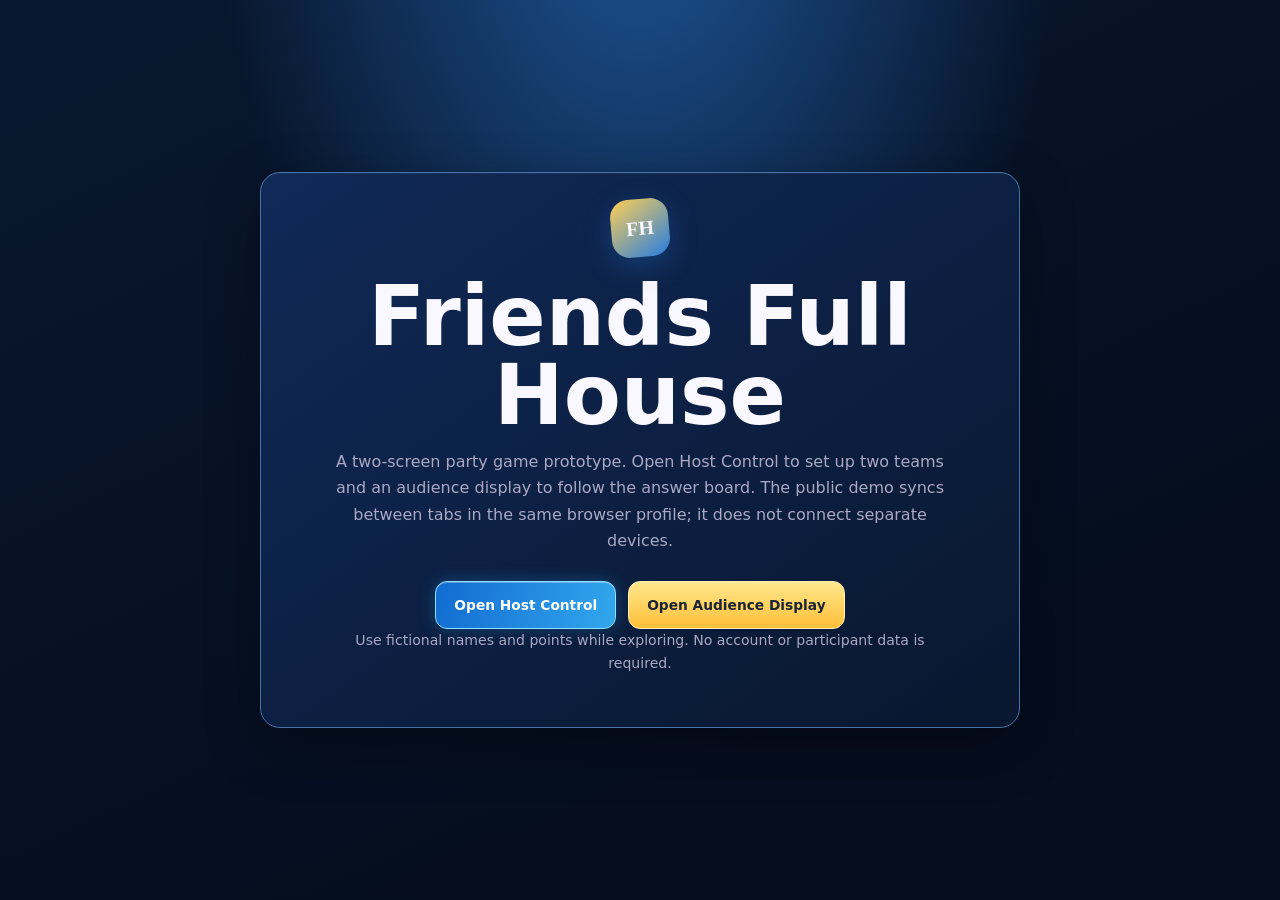
<file: index.html>
<!doctype html>
<html lang="en">
<head>
  <meta charset="utf-8">
  <meta name="viewport" content="width=device-width, initial-scale=1">
  <meta name="theme-color" content="#061126">
  <meta name="description" content="Friends Full House is a two-screen party game prototype with a private host view and audience answer board.">
  <title>Friends Full House — Party Game Prototype</title>
  <link rel="stylesheet" href="style.css">
  <link rel="stylesheet" href="classic-theme.css">
  <style>
    body{min-height:100vh;display:grid;place-items:center;padding:24px}
    .demo-start{width:min(100%,760px);text-align:center}
    .demo-start .brand-chip{margin:0 auto 20px;width:58px;height:58px;display:grid;place-items:center;border-radius:18px;font-weight:900;font-size:1.25rem}
    .demo-start h1{font-size:clamp(2.7rem,8vw,5.2rem);line-height:.95;margin:0 0 14px}
    .demo-start p{max-width:620px;margin:0 auto 26px;line-height:1.65;color:var(--muted)}
    .demo-links{display:flex;justify-content:center;gap:12px;flex-wrap:wrap}
    .demo-links .button{min-height:48px;display:inline-flex;align-items:center;padding:12px 18px;text-decoration:none}
    .demo-note{margin-top:24px;font-size:.88rem}
  </style>
</head>
<body>
  <main class="demo-start card">
    <div class="brand-chip" aria-hidden="true">FH</div>
    <h1>Friends Full House</h1>
    <p>A two-screen party game prototype. Open Host Control to set up two teams and an audience display to follow the answer board. The public demo syncs between tabs in the same browser profile; it does not connect separate devices.</p>
    <nav class="demo-links" aria-label="Choose a game view">
      <a class="button primary" href="host.html">Open Host Control</a>
      <a class="button gold" href="tv.html">Open Audience Display</a>
    </nav>
    <p class="demo-note">Use fictional names and points while exploring. No account or participant data is required.</p>
  </main>
</body>
</html>
</file>
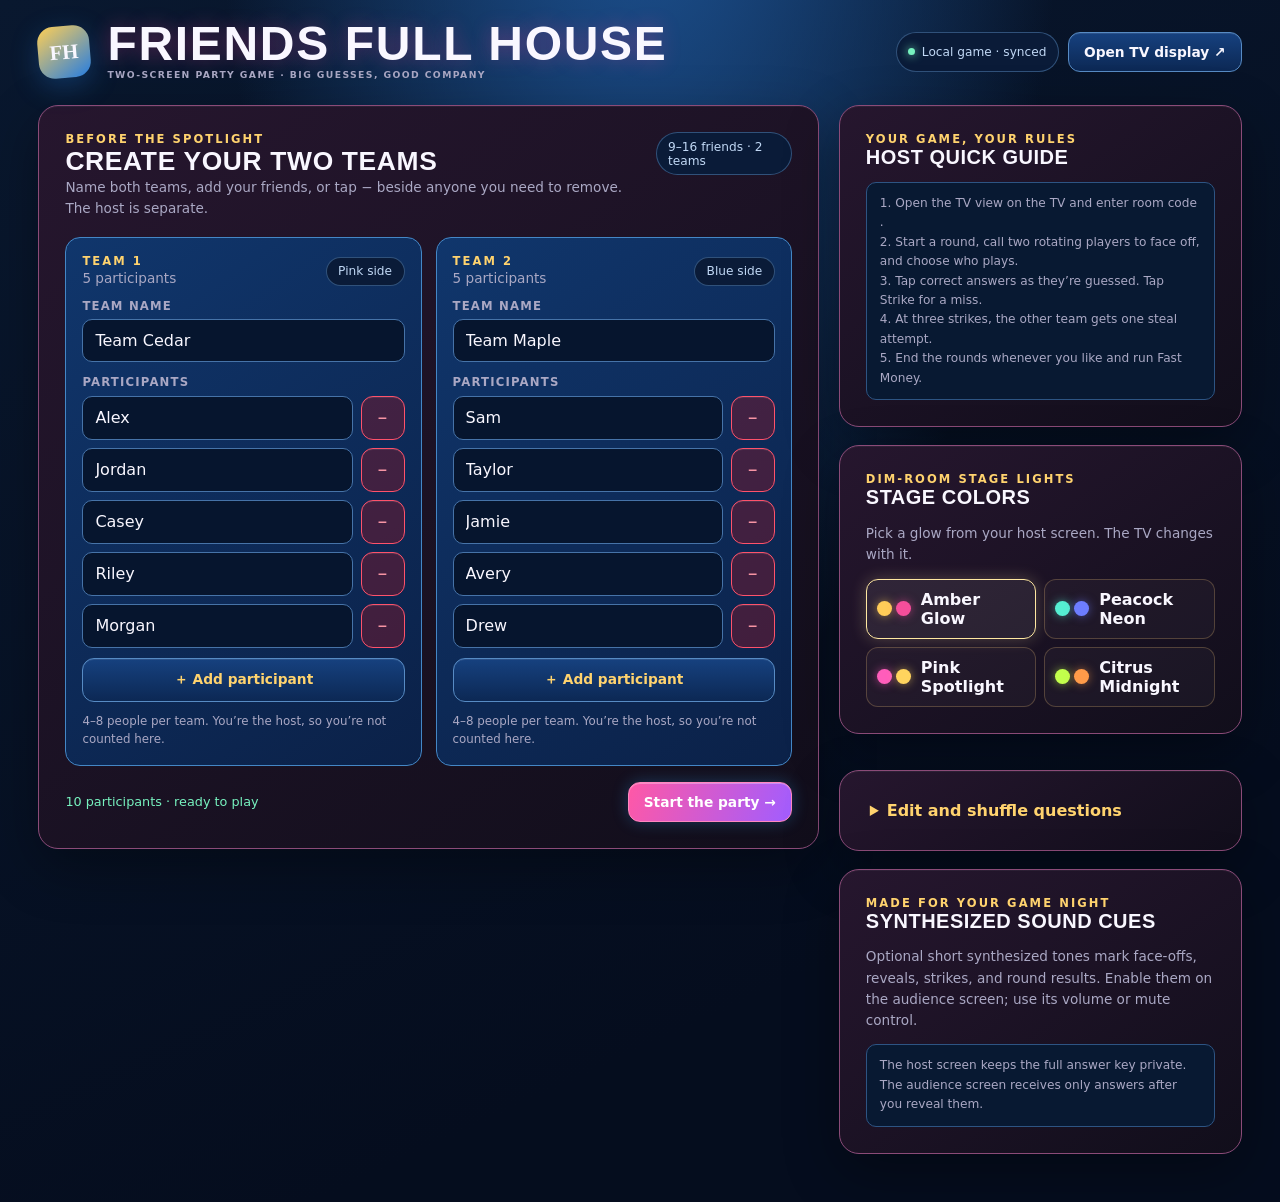
<file: host.html>
<!doctype html>
<html lang="en">
<head>
  <meta charset="utf-8">
  <meta name="viewport" content="width=device-width, initial-scale=1">
  <meta name="theme-color" content="#11101f">
  <title>Friends Full House — Host Control</title>
  <link rel="stylesheet" href="style.css?v=2">
  <link rel="stylesheet" href="classic-theme.css?v=2">
</head>
<body data-view="host">
  <div id="app"></div>
  <script src="engine.js?v=2"></script>
  <script src="app.js?v=2"></script>
</body>
</html>
</file>
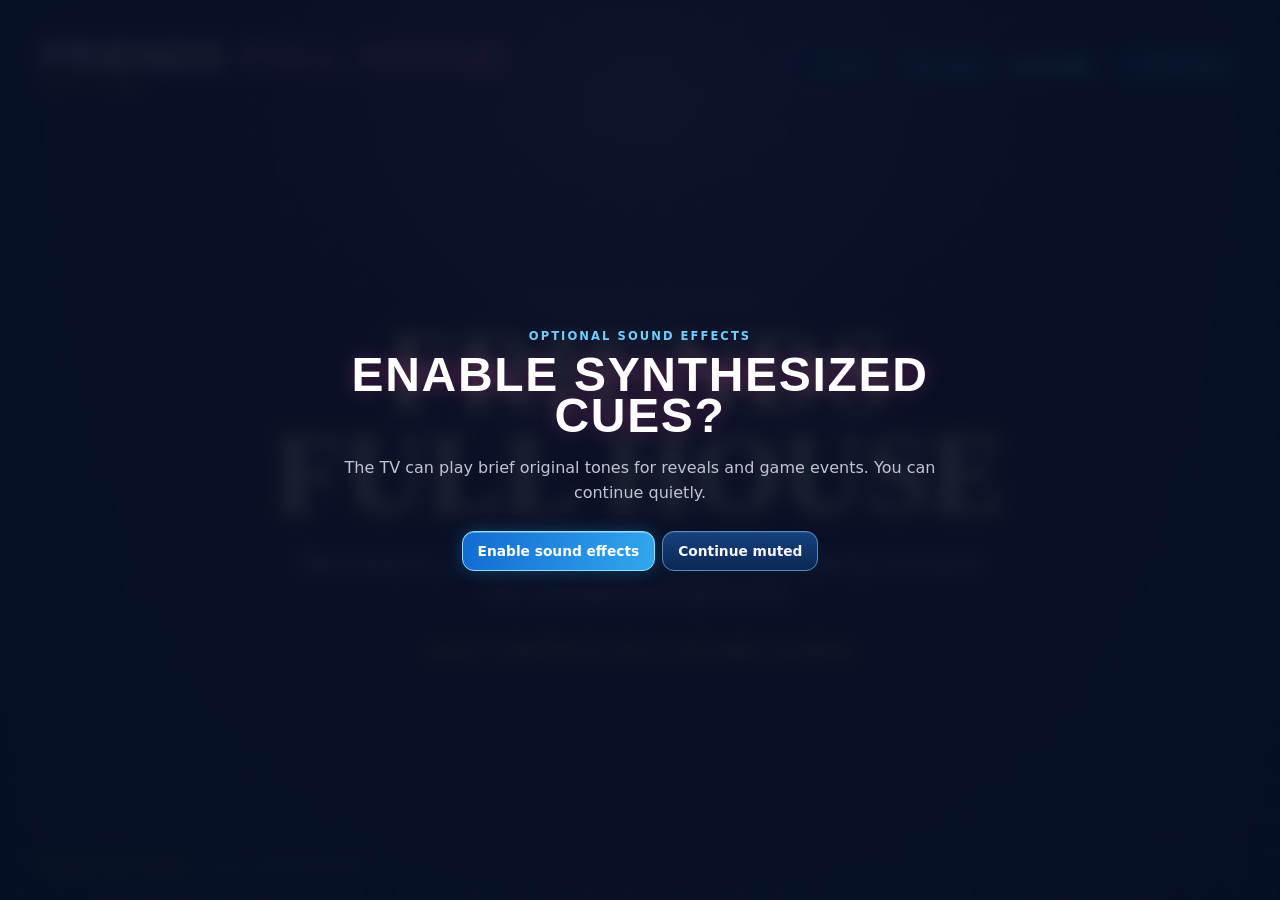
<file: tv.html>
<!doctype html>
<html lang="en">
<head>
  <meta charset="utf-8">
  <meta name="viewport" content="width=device-width, initial-scale=1">
  <meta name="theme-color" content="#080914">
  <title>Friends Full House — Audience Display</title>
  <link rel="stylesheet" href="style.css?v=2">
  <link rel="stylesheet" href="classic-theme.css?v=2">
</head>
<body data-view="tv">
  <div id="app"></div>
  <script src="engine.js?v=2"></script>
  <script src="app.js?v=2"></script>
</body>
</html>
</file>
<file: style.css>
:root{--ink:#f9f7ff;--muted:#aaa8c4;--deep:#090914;--panel:#161629;--panel2:#202039;--pink:#ff3e9d;--cyan:#35e7ed;--gold:#ffd36e;--purple:#8874ff;--green:#70f0b1;--red:#ff4461;--line:rgba(255,255,255,.12);font-family:system-ui,-apple-system,BlinkMacSystemFont,"Segoe UI",sans-serif;color:var(--ink);background:var(--deep)}
*{box-sizing:border-box}body{margin:0;min-height:100vh;background:radial-gradient(ellipse at 50% -15%,#302252 0,transparent 48%),linear-gradient(150deg,#0b0a17,#080910 75%);color:var(--ink)}button,input,textarea,select{font:inherit}button{color:inherit;cursor:pointer}button:disabled{opacity:.4;cursor:not-allowed}a{color:inherit}.eyebrow{font-size:.72rem;text-transform:uppercase;letter-spacing:.18em;color:var(--cyan);font-weight:800}.logo{font-family:'Barlow Condensed',Impact,sans-serif;font-size:clamp(1.8rem,4vw,3rem);font-weight:900;line-height:.85;letter-spacing:.035em;text-transform:uppercase;text-shadow:0 0 20px #ff3e9d55}.logo b{color:var(--pink)}.brand-tagline{display:block;color:var(--muted);font-size:.58rem;font-weight:800;letter-spacing:.15em;text-transform:uppercase;margin-top:4px}.tagline{color:var(--muted);font-size:.78rem;letter-spacing:.2em;text-transform:uppercase;margin-top:.5rem}.pill{border:1px solid var(--line);border-radius:100px;padding:.42rem .72rem;font-size:.76rem;color:var(--muted);display:inline-flex;align-items:center;gap:.4rem;background:#ffffff08}.dot{width:.45rem;height:.45rem;border-radius:50%;background:var(--green);box-shadow:0 0 10px var(--green)}
.host-app{max-width:1420px;margin:0 auto;padding:24px clamp(16px,3vw,42px) 48px}.host-header{display:flex;justify-content:space-between;align-items:center;gap:18px;margin-bottom:25px}.header-brand{display:flex;align-items:center;gap:17px}.brand-chip{width:52px;height:52px;border-radius:16px;display:grid;place-items:center;background:linear-gradient(145deg,var(--pink),#995eff);box-shadow:0 8px 28px #ff3e9d3b;font-family:'Barlow Condensed';font-weight:900;font-size:1.3rem;transform:rotate(-5deg)}.header-actions{display:flex;gap:9px;flex-wrap:wrap;justify-content:flex-end}.button{border:1px solid var(--line);border-radius:12px;padding:11px 15px;background:#ffffff0a;font-weight:800;font-size:.86rem;transition:.18s transform,.18s background,.18s box-shadow}.button:hover{transform:translateY(-1px);background:#ffffff14}.button.primary{background:linear-gradient(110deg,#ff328c,#a14aff);border:0;box-shadow:0 7px 22px #ff3e9d38}.button.cyan{color:#071217;background:var(--cyan);border:0}.button.gold{color:#221500;background:var(--gold);border:0}.button.danger{background:#ff446119;border-color:#ff44614d;color:#ff8999}.button.good{background:#70f0b119;border-color:#70f0b14d;color:var(--green)}.button.small{padding:8px 11px;font-size:.78rem}.button.wide{width:100%}.link-button{text-decoration:none;display:inline-flex;align-items:center;justify-content:center}.host-grid{display:grid;grid-template-columns:minmax(0,1.55fr) minmax(300px,.8fr);gap:20px;align-items:start}.stack{display:grid;gap:18px}.card{background:linear-gradient(145deg,#19182d,#121220);border:1px solid var(--line);border-radius:20px;padding:clamp(17px,2.2vw,26px);box-shadow:0 18px 55px #0003}.card h2,.card h3{margin:0;font-family:'Barlow Condensed',Impact,sans-serif;text-transform:uppercase;letter-spacing:.025em}.card h2{font-size:1.65rem}.card h3{font-size:1.25rem}.section-head{display:flex;justify-content:space-between;align-items:flex-start;gap:15px;margin-bottom:18px}.subtle{font-size:.85rem;color:var(--muted);line-height:1.55}.setup-teams{display:grid;grid-template-columns:1fr 1fr;gap:14px}.team-editor{border:1px solid var(--line);border-radius:15px;padding:16px;background:#ffffff05}.team-editor .field{margin-bottom:13px}.field{display:grid;gap:6px;margin:10px 0}.field label,.label{font-size:.73rem;font-weight:800;color:var(--muted);text-transform:uppercase;letter-spacing:.1em}.text-input,.text-area,.select{width:100%;border:1px solid #ffffff20;border-radius:10px;padding:11px 12px;background:#0c0c18;color:var(--ink);outline:none}.text-input:focus,.text-area:focus,.select:focus{border-color:var(--cyan);box-shadow:0 0 0 3px #35e7ed18}.text-area{resize:vertical;min-height:130px;line-height:1.6}.setup-footer{display:flex;justify-content:space-between;align-items:center;gap:12px;margin-top:16px}.validation{font-size:.8rem;color:var(--muted)}.validation.good{color:var(--green)}.score-strip{display:grid;grid-template-columns:1fr auto 1fr;gap:12px;align-items:stretch;margin-bottom:19px}.score-team{padding:15px 18px;border-radius:16px;background:linear-gradient(130deg,#ff3e9d24,#ff3e9d09);border:1px solid #ff3e9d40;display:flex;justify-content:space-between;align-items:center;gap:8px;min-width:0}.score-team.team-b{background:linear-gradient(130deg,#35e7ed20,#35e7ed08);border-color:#35e7ed40}.score-team .name{font-size:.8rem;color:var(--muted);font-weight:800;text-transform:uppercase;letter-spacing:.08em;overflow:hidden;text-overflow:ellipsis}.score-team .score{font-family:'Barlow Condensed';font-size:2.5rem;font-weight:900;line-height:1;color:var(--pink)}.score-team.team-b .score{color:var(--cyan)}.score-vs{display:grid;place-items:center;font:900 1.1rem 'Barlow Condensed';color:var(--gold);font-style:italic}.round-question{border-radius:17px;padding:20px;background:radial-gradient(ellipse at 50% 0,#d632ac40,transparent 75%),#121224;border:1px solid #f55dcd57;text-align:center;position:relative;overflow:hidden}.round-question:before{content:"";position:absolute;inset:0;background:linear-gradient(120deg,transparent 15%,#ffffff09 50%,transparent 85%);pointer-events:none}.round-question .question-text{font:800 clamp(1.35rem,2.7vw,2.15rem)/1.15 'Barlow Condensed',Impact,sans-serif;margin:8px auto 0;max-width:940px}.round-meta{display:flex;justify-content:center;gap:8px;flex-wrap:wrap;margin-top:15px}.phase-banner{padding:12px 15px;border-radius:12px;background:#ffffff08;border:1px solid var(--line);margin:15px 0;display:flex;justify-content:space-between;align-items:center;gap:12px;flex-wrap:wrap}.phase-text{font-size:.87rem;font-weight:800}.answer-list{display:grid;grid-template-columns:1fr 1fr;gap:9px}.answer-control{border:1px solid var(--line);background:#ffffff06;border-radius:12px;padding:12px;display:flex;align-items:center;gap:10px;text-align:left;min-height:52px}.answer-control:hover{background:#35e7ed16;border-color:#35e7ed60}.answer-control.revealed{border-color:#ffd36e80;background:linear-gradient(100deg,#ffd36e24,#ff3e9d12)}.answer-num{display:grid;place-items:center;width:27px;height:27px;flex:0 0 27px;border-radius:8px;background:#ffffff12;color:var(--gold);font:900 1rem 'Barlow Condensed'}.answer-caption{font-size:.81rem;font-weight:700;flex:1}.answer-score{font:800 1.2rem 'Barlow Condensed';color:var(--gold)}.strike-row{display:flex;align-items:center;gap:8px}.strike-x{font:900 1.4rem 'Barlow Condensed';color:#514050;transition:.2s}.strike-x.active{color:var(--red);text-shadow:0 0 16px #ff3359b0;transform:scale(1.2)}.play-actions{display:flex;gap:9px;flex-wrap:wrap;margin-top:15px}.host-help{font-size:.76rem;line-height:1.6;color:var(--muted);padding:11px 13px;border-radius:10px;background:#ffffff05;margin-top:13px}.host-help kbd{font:700 .72rem ui-monospace,monospace;background:#ffffff14;border-radius:4px;padding:2px 5px;color:var(--ink)}.round-history{display:grid;gap:8px}.history-row{display:flex;justify-content:space-between;gap:12px;font-size:.82rem;padding:9px 0;border-bottom:1px solid #ffffff0c;color:var(--muted)}.history-row b{color:var(--ink)}.round-selectors{display:flex;gap:8px;align-items:center;flex-wrap:wrap}.multiplier{min-width:100px}.question-tools{margin-top:18px}.question-tools summary{cursor:pointer;font-weight:800;color:var(--cyan);padding:4px}.editor-grid{display:grid;grid-template-columns:1fr 1fr;gap:12px}.editor-note{margin:4px 0 12px}.utility-row{display:flex;gap:8px;flex-wrap:wrap}.alert{position:fixed;left:50%;bottom:25px;transform:translate(-50%,15px);background:#292744;border:1px solid #ffffff2b;border-radius:12px;padding:11px 16px;box-shadow:0 12px 35px #0008;opacity:0;pointer-events:none;transition:.2s;z-index:50;font-size:.86rem}.alert.show{opacity:1;transform:translate(-50%,0)}.timer{font:900 2rem 'Barlow Condensed';color:var(--gold);min-width:3.2ch}.fm-response{min-height:90px}.fm-progress{display:flex;gap:7px;margin:10px 0 16px}.fm-dot{width:15px;height:15px;border-radius:50%;border:1px solid #ffffff45;background:#ffffff0d}.fm-dot.done{background:var(--cyan);border-color:var(--cyan);box-shadow:0 0 12px #35e7ed80}.fm-dot.current{border-color:var(--gold);box-shadow:0 0 12px #ffd36e90}.review-row{display:grid;grid-template-columns:1.3fr 1.15fr 1fr .7fr;gap:8px;align-items:center;padding:9px 0;border-bottom:1px solid var(--line);font-size:.78rem}.review-row .text-input,.review-row .select{padding:8px;font-size:.75rem}.winner-callout{text-align:center;padding:22px;border-radius:18px;background:radial-gradient(ellipse,#ffd36e25,transparent 75%),#17152a;border:1px solid #ffd36e55}.winner-callout strong{display:block;font:900 3rem 'Barlow Condensed';color:var(--gold);text-transform:uppercase;text-shadow:0 0 20px #ffd36e50}

body[data-view="tv"]{height:100vh;overflow:hidden;background:#060711}.tv-screen{height:100vh;width:100vw;position:relative;overflow:hidden;padding:2.8vh 3.2vw 3vh;display:flex;flex-direction:column;background:radial-gradient(ellipse at 50% 20%,#39234e 0%,#161324 46%,#070811 100%)}.tv-screen:before{content:"";position:absolute;inset:0;background:repeating-linear-gradient(0deg,#ffffff04 0,#ffffff04 1px,transparent 1px,transparent 5px);opacity:.35;pointer-events:none}.stage-light{position:absolute;top:-15vh;left:50%;width:80vw;height:52vh;transform:translateX(-50%);background:radial-gradient(ellipse,#ff3e9d20,transparent 68%);pointer-events:none}.tv-topbar{position:relative;z-index:1;display:flex;align-items:center;justify-content:space-between;gap:14px;min-height:8vh}.tv-logo{font:900 clamp(1.5rem,3.1vw,3.1rem)/.82 'Barlow Condensed',Impact,sans-serif;text-transform:uppercase;letter-spacing:.04em;text-shadow:0 0 26px #ff3e9d62}.tv-logo span{color:var(--pink)}.tv-logo small{display:block;font:700 .27em 'DM Sans',sans-serif;letter-spacing:.32em;color:var(--cyan);margin-top:.7em}.tv-tools{display:flex;align-items:center;gap:10px}.sound-toggle{border:1px solid #ffffff37;border-radius:100px;padding:9px 13px;background:#0c0d1ccf;font-size:.8rem;font-weight:800}.volume{width:95px;accent-color:var(--cyan)}.tv-main{z-index:1;position:relative;flex:1;min-height:0;display:flex;flex-direction:column;justify-content:center;gap:2.2vh}.tv-scoreboard{display:grid;grid-template-columns:1fr auto 1fr;gap:1.2vw;align-items:center;width:min(100%,1280px);margin:0 auto}.tv-team{border-radius:clamp(12px,1.4vw,20px);padding:1.2vh 1.8vw;min-height:9vh;background:linear-gradient(100deg,#fa359934,#15111d);border:1px solid #ff3e9d80;display:flex;align-items:center;justify-content:space-between;gap:12px;box-shadow:inset 0 0 25px #ff3e9d0d,0 5px 30px #ff3e9d12}.tv-team.t2{background:linear-gradient(100deg,#35e7ed27,#111920);border-color:#35e7ed78;box-shadow:inset 0 0 25px #35e7ed0d,0 5px 30px #35e7ed12}.tv-team .team-name{font:800 clamp(.9rem,1.8vw,1.55rem) 'Barlow Condensed';text-transform:uppercase;letter-spacing:.05em;max-width:65%;overflow:hidden;text-overflow:ellipsis;white-space:nowrap}.tv-team .team-score{font:900 clamp(2rem,4vw,3.7rem)/.85 'Barlow Condensed';color:var(--pink);text-shadow:0 0 20px #ff3e9d55}.tv-team.t2 .team-score{color:var(--cyan);text-shadow:0 0 20px #35e7ed55}.tv-vs{font:900 clamp(1rem,2.4vw,2.2rem) 'Barlow Condensed';color:var(--gold);text-shadow:0 0 20px #ffd36e50;font-style:italic}.tv-roundline{display:flex;align-items:center;justify-content:center;gap:10px;color:var(--muted);font-size:clamp(.68rem,1.1vw,.95rem);font-weight:800;text-transform:uppercase;letter-spacing:.18em}.tv-roundline b{color:var(--gold)}.tv-mult{padding:5px 10px;border:1px solid #ffd36e50;border-radius:99px;color:var(--gold);letter-spacing:.08em;background:#ffd36e12}.tv-question{position:relative;align-self:center;width:min(100%,1200px);text-align:center;padding:1.6vh 3vw;border:1px solid #f77cd27a;border-radius:clamp(14px,1.7vw,24px);background:radial-gradient(ellipse at 50% 0,#c72d9940,transparent 80%),linear-gradient(140deg,#1c172d,#121220);box-shadow:0 0 35px #b744a021,inset 0 1px #ffffff22;overflow:hidden}.tv-question:before{content:"";position:absolute;inset:0;background:linear-gradient(115deg,transparent 0,transparent 38%,#ffffff0b 50%,transparent 62%);animation:shine 7s linear infinite}.tv-question p{position:relative;margin:0;font:800 clamp(1.25rem,2.7vw,2.7rem)/1.08 'Barlow Condensed',Impact,sans-serif;letter-spacing:.015em;text-wrap:balance;text-shadow:0 4px 22px #0008}.tv-board{width:min(100%,1160px);align-self:center;display:grid;grid-template-columns:1fr 1fr;gap:1.15vh 1.2vw}.tv-answer{position:relative;min-height:8.3vh;border-radius:clamp(9px,1vw,14px);display:flex;align-items:center;gap:1.2vw;padding:1.1vh 1.4vw;background:linear-gradient(100deg,#17182b,#10111e);border:1px solid #6a6c9a87;box-shadow:0 4px 12px #0006,inset 0 1px #ffffff12;overflow:hidden}.tv-answer:after{content:"";position:absolute;inset:0;background:linear-gradient(110deg,transparent,#ffffff05,transparent);pointer-events:none}.tv-answer .number{width:clamp(30px,3.3vw,47px);height:clamp(30px,3.3vw,47px);display:grid;place-items:center;border-radius:9px;flex:0 0 auto;color:var(--cyan);font:900 clamp(1.2rem,2.1vw,1.9rem) 'Barlow Condensed';background:#35e7ed13;border:1px solid #35e7ed4d}.tv-answer .answer-text{font:800 clamp(1rem,2vw,1.85rem)/1 'Barlow Condensed';text-transform:uppercase;letter-spacing:.035em;flex:1;overflow:hidden;text-overflow:ellipsis}.tv-answer .points{font:900 clamp(1.15rem,2.3vw,2.15rem) 'Barlow Condensed';color:var(--gold);min-width:2ch;text-align:right}.tv-answer.hidden .answer-text{font-size:clamp(1rem,1.9vw,1.75rem);color:#aaaac3;letter-spacing:.2em}.tv-answer.hidden .points{visibility:hidden}.tv-answer.revealed{background:linear-gradient(110deg,#51294b,#20203b 58%,#253541);border-color:#ffd36e8f;box-shadow:0 0 21px #ffcc5b22,inset 0 1px #ffffff25;animation:answer-in .38s cubic-bezier(.2,1.45,.5,1)}.tv-answer.revealed .number{color:#1b1020;background:linear-gradient(140deg,#ffd36e,#ff9c6e);border-color:#ffe59d;box-shadow:0 0 15px #ffd36e88}.tv-answer.revealed .answer-text{color:white}.tv-state{position:absolute;left:50%;top:53%;transform:translate(-50%,-50%);z-index:4;pointer-events:none;text-align:center;min-width:min(80vw,600px)}.tv-state .state-chip{display:inline-block;padding:.8vh 1.6vw;border-radius:99px;background:#100f20e8;border:1px solid #ffffff36;font:800 clamp(.8rem,1.6vw,1.35rem) 'Barlow Condensed';text-transform:uppercase;letter-spacing:.15em;color:var(--gold);box-shadow:0 5px 24px #0008}.tv-strikes{position:absolute;right:1vw;top:1vh;display:flex;gap:.3vw;pointer-events:none}.tv-strikes span{font:900 clamp(1.8rem,4vw,4rem)/1 'Barlow Condensed';color:#ffffff15}.tv-strikes span.on{color:var(--red);text-shadow:0 0 18px #ff2b64;animation:strike-in .25s ease-out}.tv-footer{z-index:1;display:flex;justify-content:space-between;align-items:center;gap:12px;font-size:clamp(.57rem,.8vw,.72rem);color:#9694b0;letter-spacing:.11em;text-transform:uppercase;padding-top:1.4vh}.tv-footer b{color:var(--cyan)}.tv-idle,.tv-winner,.tv-fastmoney{position:relative;z-index:2;text-align:center;max-width:1080px;width:100%;margin:auto}.tv-idle h1,.tv-winner h1{font:900 clamp(3.4rem,11vw,9rem)/.8 'Barlow Condensed';text-transform:uppercase;margin:1.5vh 0;color:var(--pink);text-shadow:0 0 40px #ff3e9d66}.tv-idle p,.tv-winner p{font-size:clamp(1rem,2vw,1.55rem);color:#cfcee0}.tv-idle .start-cue{font-size:clamp(.8rem,1.2vw,1rem);color:var(--cyan);font-weight:800;letter-spacing:.16em;text-transform:uppercase;margin-top:4vh}.tv-fastmoney{border:1px solid #ffd36e82;border-radius:20px;padding:2vh 2vw;background:radial-gradient(ellipse at top,#5a3d762d,transparent 75%),#121220}.tv-fastmoney .fm-title{font:900 clamp(2rem,5vw,4.3rem) 'Barlow Condensed';color:var(--gold);text-transform:uppercase}.tv-fastmoney .fm-person{font:800 clamp(1.2rem,2.6vw,2.2rem) 'Barlow Condensed';text-transform:uppercase;margin:.8vh}.tv-fastmoney .fm-question{font:800 clamp(1.6rem,3.7vw,3.3rem)/1.05 'Barlow Condensed';margin:2vh 0}.tv-fastmoney .fm-count{color:var(--cyan);font-weight:800;letter-spacing:.14em;text-transform:uppercase}.sound-gate{position:absolute;inset:0;z-index:10;display:grid;place-items:center;background:#060711dd;backdrop-filter:blur(9px);text-align:center;padding:20px}.sound-gate-card{max-width:600px}.sound-gate-card p{color:#c3c2d3;line-height:1.6}.sound-gate.hidden{display:none}.sound-gate .button{margin-top:9px}
@keyframes answer-in{0%{transform:scale(.94) rotateX(30deg);opacity:.2}100%{transform:scale(1);opacity:1}}@keyframes strike-in{0%{transform:scale(2) rotate(-15deg);opacity:0}100%{transform:scale(1);opacity:1}}@keyframes shine{0%,72%{transform:translateX(-130%)}100%{transform:translateX(130%)}}@keyframes confetti{0%{transform:translateY(-15vh) rotate(0);opacity:1}100%{transform:translateY(105vh) rotate(700deg);opacity:.8}}.confetti{position:absolute;top:-5vh;width:10px;height:18px;z-index:3;animation:confetti 4s linear infinite;pointer-events:none}.confetti:nth-child(3n){border-radius:50%;width:9px;height:9px}.confetti:nth-child(4n){animation-duration:5.2s}.setup-reminder{padding:12px;border:1px dashed #35e7ed50;border-radius:10px;color:var(--muted);font-size:.85rem}
@media(max-width:900px){.host-grid{grid-template-columns:1fr}.host-header{align-items:flex-start}.host-grid>.stack:first-child{order:1}.host-grid>.stack:last-child{order:2}}
@media(max-width:620px){.host-header{flex-direction:column}.header-actions{justify-content:flex-start}.setup-teams,.answer-list,.editor-grid{grid-template-columns:1fr}.score-strip{gap:6px}.score-team{padding:12px 10px;flex-direction:column;text-align:center}.score-team .name{font-size:.68rem;max-width:100%}.score-team .score{font-size:2rem}.score-vs{font-size:.9rem}.setup-footer{align-items:flex-start;flex-direction:column}.review-row{grid-template-columns:1fr 1fr}.card{padding:17px}}
@media(max-aspect-ratio:4/3){.tv-screen{padding:2vh 2vw}.tv-main{gap:1.5vh}.tv-answer{min-height:7.3vh}}
.tv-team .team-name{max-width:none;flex:1;min-width:0}.tv-team .team-score{flex:0 0 auto}.tv-state{position:relative;left:auto;top:auto;transform:none;min-width:0;margin:-.6vh 0}

.team-editor-heading{display:flex;align-items:center;justify-content:space-between;gap:8px;margin-bottom:8px}.participant-label{margin:13px 0 7px}.participant-list{display:grid;gap:8px}.participant-row{display:flex;align-items:center;gap:8px}.participant-row .text-input{flex:1;min-width:0;min-height:44px}.remove-participant{flex:0 0 44px;width:44px;min-height:44px;padding:0;font-size:1.3rem}.add-participant{width:100%;min-height:44px;margin-top:10px;border-color:#35e7ed55;background:#35e7ed0d;color:var(--cyan);font-weight:850}.roster-hint{margin-top:10px;font-size:.74rem}.roster-modal-backdrop{position:fixed;inset:0;z-index:60;display:grid;place-items:center;overflow:auto;padding:14px;background:#05040eeb;backdrop-filter:blur(8px)}.roster-modal{width:min(100%,980px);max-height:calc(100dvh - 28px);overflow:auto}.roster-modal .setup-teams{margin-top:12px}
@media(max-width:620px){.roster-modal-backdrop{align-items:start;padding:8px}.roster-modal{max-height:calc(100dvh - 16px);padding:15px}.participant-row{gap:6px}.team-editor{padding:14px}}

/* Responsive opening screen and reduced-motion support. */
.tv-home-welcome{display:grid;place-items:center;max-width:min(90vw,1440px);text-align:center}
.tv-home-copy h1{font-size:clamp(3.4rem,9vw,8.2rem);line-height:.88}
.tv-home-copy p{max-width:720px;margin-inline:auto}
@media(prefers-reduced-motion:reduce){*,*::before,*::after{animation-duration:.01ms!important;animation-iteration-count:1!important;scroll-behavior:auto!important;transition-duration:.01ms!important}}
</file>
<file: classic-theme.css>
/* A distinct navy, blue, and gold palette for Friends Full House. */
:root {
  --pink: #ffb943;
  --cyan: #60c8ff;
  --gold: #ffe06a;
  --purple: #478fff;
  --green: #77f2bf;
  --red: #ff3658;
  --line: rgba(144, 197, 255, .25);
  --deep: #061126;
  --panel: #0b1e43;
  --panel2: #10326a;
}

body {
  background: radial-gradient(ellipse at 50% -18%, #1e579b 0, transparent 47%),
    linear-gradient(155deg, #09182f, #050d1e 75%);
}
.host-app { max-width: 1460px; }
.brand-chip { background: linear-gradient(145deg, #ffcf55, #267de1); box-shadow: 0 8px 28px #2582e34a; }
.logo b { color: #61caff; }
.eyebrow { color: #72ceff; }
.card { background: linear-gradient(145deg, #102957, #09172f); border-color: #4672a7; box-shadow: 0 18px 55px #0005, inset 0 1px #ffffff0c; }
.pill { background: #0a1b38; border-color: #5787bb80; color: #c1d8f5; }
.dot { background: var(--green); box-shadow: 0 0 10px var(--green); }
.button { background: linear-gradient(#16417f, #0c2854); border-color: #578bc4; box-shadow: inset 0 1px #ffffff17; }
.button:hover { background: linear-gradient(#2056a3, #10386e); }
.button.primary { color: #fff; background: linear-gradient(105deg, #126bd1, #32a7ed); border: 1px solid #8be1ff; box-shadow: 0 0 16px #35aaff45, inset 0 1px #ffffff4d; }
.button.cyan { color: #061126; background: linear-gradient(#7bd7ff, #37a9ef); border: 1px solid #c5efff; }
.button.gold { color: #1a2434; background: linear-gradient(#ffe78d, #ffbf38); border: 1px solid #fff0b6; }
.button.danger { color: #ff9aa9; background: #76182c80; border-color: #ff526b; }
.button.good { color: #a0ffd7; background: #0e533e80; border-color: #53dba6; }
.team-editor { background: linear-gradient(145deg, #10366c, #0b2148); border-color: #4487c6; }
.text-input, .text-area, .select { background: #06152e; border-color: #4673a8; }
.text-input:focus, .text-area:focus, .select:focus { border-color: #65c8ff; box-shadow: 0 0 0 3px #35aaff22; }
.score-team { background: linear-gradient(115deg, #17488d, #0d2650); border-color: #68bfff; box-shadow: inset 0 0 25px #1787dc24, 0 0 16px #1688e222; }
.score-team.team-b { background: linear-gradient(115deg, #0e3777, #0a2047); border-color: #66d8ff; }
.score-team .score, .score-team.team-b .score { color: #ffe071; text-shadow: 0 0 17px #ffc93472; }
.score-vs { color: #ffdc67; }
.round-question { background: radial-gradient(ellipse at 50% 0, #2279d666, transparent 76%), linear-gradient(145deg, #104685, #0a2550); border-color: #ffcf56; box-shadow: inset 0 0 0 1px #fff4c344, 0 0 24px #2f9bff24; }
.round-question .eyebrow { color: #ffdf76; }
.phase-banner { background: #091a36; border-color: #5687ba; }
.answer-control { background: linear-gradient(105deg, #123b77, #0b2450); border-color: #5f9ed1; }
.answer-control:hover { background: linear-gradient(105deg, #1c5bae, #113568); border-color: #ffd76b; }
.answer-control.revealed { background: linear-gradient(105deg, #2374c7, #174681); border-color: #ffe071; box-shadow: inset 0 0 0 1px #ffffff38, 0 0 18px #ffcf5740; }
.answer-control.host-answer-hidden { background: linear-gradient(105deg, #0d2a59, #081d41); border-color: #4c79aa; }
.answer-num { background: #0b2551; border: 1px solid #7dcfff; color: #fff0a0; }
.answer-control.revealed .answer-num { background: linear-gradient(145deg, #fff0a3, #ffc542); color: #102449; }
.answer-score { color: #ffe071; }
.host-help { background: #081932; border: 1px solid #2d5483; }
.setup-reminder { border-color: #61baff; background: #0b2c58; }
.winner-callout { background: radial-gradient(ellipse, #ffda5728, transparent 76%), #0d2a55; border-color: #ffdc67; }
.winner-callout strong { color: #ffe071; text-shadow: 0 0 20px #ffce4d7a; }

body[data-view="tv"] { background: #061126; }
.tv-screen {
  background: radial-gradient(ellipse at 50% 5%, #2466b6 0, #0d3876 34%, #071a3b 74%, #040b1b 100%);
}
.tv-screen:before {
  background: radial-gradient(circle, #ffe078b5 0 2px, transparent 3px) 0 0 / 38px 38px,
    radial-gradient(circle, #70caff80 0 1.5px, transparent 2.5px) 19px 19px / 38px 38px,
    linear-gradient(90deg, #06132c80, transparent 14%, transparent 86%, #06132c80);
  opacity: .4;
}
.stage-light {
  top: -16vh;
  height: 54vh;
  background: radial-gradient(ellipse, #45aaff50 0, #ffd5631a 27%, transparent 69%);
}
.tv-topbar { min-height: 9vh; }
.tv-logo { color: #fff; text-shadow: 0 0 18px #66caff90, 0 3px 4px #03122b; }
.tv-logo span { color: #ffe071; }
.tv-logo small { color: #8fdbff; }
.sound-toggle { border-color: #9ddaff90; background: #0a2450ed; box-shadow: inset 0 1px #ffffff2a; }
.volume { accent-color: #6fd2ff; }
.tv-main { gap: 1.8vh; }
.tv-scoreboard { width: min(100%, 1320px); }
.tv-team {
  min-height: 10vh;
  padding: 1.15vh 1.65vw;
  background: linear-gradient(110deg, #1956a6, #0b2b64 78%);
  border: 2px solid #ffd76b;
  border-radius: 9px;
  box-shadow: inset 0 0 0 2px #ffffff28, 0 0 0 2px #14509c, 0 0 18px #5cbfff52;
}
.tv-team.t2 {
  background: linear-gradient(110deg, #124b95, #0a2457 78%);
  border-color: #76d6ff;
  box-shadow: inset 0 0 0 2px #ffffff24, 0 0 0 2px #14509c, 0 0 18px #54baff47;
}
.tv-team .team-name { color: #f4f8ff; text-shadow: 0 1px 4px #04142e; }
.tv-team .team-score, .tv-team.t2 .team-score { color: #ffe071; text-shadow: 0 0 18px #ffc8429e; }
.tv-vs { color: #ffe071; text-shadow: 0 0 14px #ffe071a0; }
.tv-roundline { color: #d7eaff; text-shadow: 0 1px 3px #06152e; }
.tv-mult { color: #12294d; background: linear-gradient(#fff0a6, #ffcc4c); border: 1px solid #fff4c7; font-weight: 900; }
.tv-question {
  width: min(100%, 1240px);
  padding: 1.35vh 2.8vw;
  border: 3px solid #ffd461;
  border-radius: 10px;
  background: linear-gradient(135deg, #1558a8, #0a2c66 64%, #0b2451);
  box-shadow: inset 0 0 0 2px #ffffff32, 0 0 0 3px #114887, 0 0 18px #69c9ff55;
}
.tv-question:before { background: linear-gradient(115deg, transparent 0, transparent 38%, #ffffff13 50%, transparent 62%); }
.survey-title { position: relative; display: block; margin-bottom: .7vh; color: #ffe071; font: 900 clamp(.8rem, 1.45vw, 1.25rem) 'Barlow Condensed', Impact, sans-serif; letter-spacing: .24em; text-transform: uppercase; text-shadow: 0 2px 6px #041a3b; }
.tv-question p { font-size: clamp(1.25rem, 2.7vw, 2.7rem); color: #fff; text-transform: uppercase; text-shadow: 0 2px 6px #04132d; }
.tv-board {
  position: relative;
  width: min(100%, 1190px);
  gap: 1vh 1vw;
  padding: 1.25vh 1.25vw;
  border: 4px solid #da922b;
  border-radius: 14px;
  background: linear-gradient(145deg, #0e3e85, #071d48);
  box-shadow: 0 0 0 3px #ffe071, inset 0 0 18px #63b9ff33, 0 0 27px #3aaaff50;
}
.tv-board:before {
  content: "";
  position: absolute;
  inset: -9px;
  border: 4px dotted #ffe071;
  border-radius: 19px;
  pointer-events: none;
  filter: drop-shadow(0 0 6px #ffcb4f);
}
.tv-answer {
  min-height: 8vh;
  padding: 1vh 1.2vw;
  border-radius: 4px;
  background: linear-gradient(105deg, #1d5eb3, #104087);
  border: 1px solid #80caff;
  box-shadow: inset 0 0 0 1px #ffffff26, 0 2px 8px #020c1f90;
}
.tv-answer .number {
  color: #fff0a0;
  background: #09265b;
  border: 1px solid #a8dfff;
  border-radius: 4px;
}
.tv-answer .answer-text { color: #fff; font-size: clamp(1rem, 2vw, 1.8rem); }
.tv-answer .points { color: #ffe071; text-shadow: 0 1px 5px #06132e; }
.tv-answer.hidden .answer-text { color: #d1e8ff; letter-spacing: .16em; }
.tv-answer.revealed {
  background: linear-gradient(105deg, #3183d5, #19559f);
  border-color: #ffe071;
  box-shadow: inset 0 0 0 1px #ffffff44, 0 0 13px #ffdf6688;
}
.tv-answer.revealed .number { background: linear-gradient(#fff0a4, #ffc542); border-color: #fff3b5; }
.tv-state .state-chip {
  color: #122954;
  border: 2px solid #fff2aa;
  background: linear-gradient(#fff0a3, #ffc64b);
  box-shadow: 0 0 0 3px #0d3c7b, 0 4px 16px #0008;
  letter-spacing: .11em;
}
.tv-strikes span.on { color: #ff3d57; text-shadow: 0 0 7px #ff183c, 0 0 21px #ff183c; }
.tv-footer { color: #b4d6f4; }
.tv-footer b { color: #ffe071; }
.tv-roundline .tv-strikes { position: static; inset: auto; display: inline-flex; gap: .12em; margin-left: .45vw; }
.tv-roundline .tv-strikes span { color: #ffffff44; font-size: clamp(1rem, 1.8vw, 1.55rem); }
.tv-roundline .tv-strikes span.on { color: #ff334f; text-shadow: 0 0 8px #ff183c, 0 0 17px #ff183c; }
.tv-steal-countdown { display: inline-flex; align-items: center; gap: 6px; margin-left: .5vw; padding: 4px 9px; border: 1px solid #ff6b7d; border-radius: 100px; background: linear-gradient(#c32d49, #7f1531); color: #fff3d0; font: 900 clamp(.8rem, 1.25vw, 1.05rem) 'Barlow Condensed', Impact, sans-serif; letter-spacing: .08em; box-shadow: 0 0 10px #ff243f52; }
.tv-steal-countdown #tv-steal-clock { color: #fff; font-size: 1.2em; }
.tv-steal-countdown i { font-style: normal; }
.tv-idle h1, .tv-winner h1 { color: #ffe071; text-shadow: 0 0 32px #55bbff92, 0 3px 3px #05132b; }
.tv-idle .start-cue { color: #80d9ff; }
.tv-fastmoney { border: 3px solid #ffd86a; background: linear-gradient(140deg, #144c95, #0a2452); box-shadow: inset 0 0 0 2px #ffffff22, 0 0 22px #43aaff36; }
.tv-fastmoney .fm-title { color: #ffe071; text-shadow: 0 0 16px #ffcf5680; }
.tv-fastmoney .fm-count { color: #8fdcff; }
.sound-gate { background: #061126e8; }
.sound-gate-card .logo { color: #fff; }
.sound-gate-card .button.primary { margin-right: 7px; }

@media(max-width: 900px) {
  .tv-screen { padding: 2vh 2vw; }
  .tv-main { gap: 1.1vh; }
  .tv-board { padding: .8vh 1vw; }
  .tv-answer { min-height: 7.2vh; }
}

.room-pill b { color: #ffe071; font: 900 1rem 'Barlow Condensed', Impact, sans-serif; letter-spacing: .12em; }
.tv-room-join { display: grid; gap: 12px; width: min(90vw, 380px); margin: 22px auto 0; }
.tv-room-code { width: 100%; border: 2px solid #ffe071; border-radius: 10px; padding: 14px; color: #fff; background: #071b3b; text-align: center; font: 900 1.6rem 'Barlow Condensed', Impact, sans-serif; letter-spacing: .3em; text-transform: uppercase; }
.tv-room-join .button { min-height: 48px; }

/* Dim-room palettes selected privately from Host Control and shared with the TV. */
.host-app.theme-amber { --pink:#ff58a6; --cyan:#ffd36e; --gold:#ffe8a1; --purple:#a15dff; --line:rgba(255,205,123,.24); }
.tv-screen.theme-amber { --pink:#ff58a6; --cyan:#ffd36e; --gold:#ffe8a1; --purple:#a15dff; --line:rgba(255,205,123,.24); background:radial-gradient(ellipse at 50% 12%,#4c1b57 0,#211126 45%,#080712 100%); }
.host-app.theme-peacock { --pink:#54e9d2; --cyan:#8c9bff; --gold:#ffe17b; --purple:#5578ff; --line:rgba(93,238,220,.24); }
.tv-screen.theme-peacock { --pink:#54e9d2; --cyan:#8c9bff; --gold:#ffe17b; --purple:#5578ff; --line:rgba(93,238,220,.24); background:radial-gradient(ellipse at 50% 12%,#114b50 0,#101d36 48%,#050c18 100%); }
.host-app.theme-pink-glow { --pink:#ff5bb7; --cyan:#ffa9dc; --gold:#ffd96a; --purple:#a34fff; --line:rgba(255,116,196,.25); }
.tv-screen.theme-pink-glow { --pink:#ff5bb7; --cyan:#ffa9dc; --gold:#ffd96a; --purple:#a34fff; --line:rgba(255,116,196,.25); background:radial-gradient(ellipse at 50% 12%,#601e67 0,#29102e 48%,#100817 100%); }
.host-app.theme-midnight-citrus { --pink:#c4ff50; --cyan:#ff9f56; --gold:#fff07a; --purple:#8b71ff; --line:rgba(196,255,80,.23); }
.tv-screen.theme-midnight-citrus { --pink:#c4ff50; --cyan:#ff9f56; --gold:#fff07a; --purple:#8b71ff; --line:rgba(196,255,80,.23); background:radial-gradient(ellipse at 50% 12%,#334317 0,#171d1c 46%,#070c12 100%); }

.host-app[class*="theme-"] { min-height:100vh; }
.host-app.theme-amber .card { background:linear-gradient(145deg,#26162e,#110e1b); border-color:#8b4b78; }
.host-app.theme-peacock .card { background:linear-gradient(145deg,#11363a,#0a1d29); border-color:#2d7775; }
.host-app.theme-pink-glow .card { background:linear-gradient(145deg,#341831,#17101f); border-color:#87466f; }
.host-app.theme-midnight-citrus .card { background:linear-gradient(145deg,#222b1d,#121a1d); border-color:#5d7145; }
.host-app[class*="theme-"] .eyebrow { color:var(--cyan); }
.host-app[class*="theme-"] .logo b { color:var(--pink); }
.host-app[class*="theme-"] .button.primary { background:linear-gradient(110deg,var(--pink),var(--purple)); border:1px solid color-mix(in srgb,var(--pink) 72%,white); }
.host-app[class*="theme-"] .score-team { background:linear-gradient(130deg,color-mix(in srgb,var(--pink) 25%,transparent),#10121e); border-color:color-mix(in srgb,var(--pink) 68%,transparent); }
.host-app[class*="theme-"] .score-team.team-b { background:linear-gradient(130deg,color-mix(in srgb,var(--cyan) 24%,transparent),#10121e); border-color:color-mix(in srgb,var(--cyan) 66%,transparent); }
.host-app[class*="theme-"] .score-team .score { color:var(--pink); }
.host-app[class*="theme-"] .score-team.team-b .score { color:var(--cyan); }
.host-app[class*="theme-"] .theme-choice { display:flex; flex:1 1 135px; align-items:center; gap:10px; border:1px solid var(--line); border-radius:12px; padding:10px; background:#ffffff08; text-align:left; font-weight:750; }
.host-app[class*="theme-"] .theme-choice.selected { border-color:var(--gold); box-shadow:0 0 16px color-mix(in srgb,var(--gold) 24%,transparent); background:#ffffff12; }
.host-app[class*="theme-"] .theme-picker { display:flex; flex-wrap:wrap; gap:8px; margin-top:14px; }
.theme-dots { display:flex; gap:4px; flex:0 0 auto; }
.theme-dots i { display:block; width:15px; height:15px; border-radius:50%; background:var(--swatch); box-shadow:0 0 10px color-mix(in srgb,var(--swatch) 55%,transparent); }
.stage-settings { overflow:hidden; }
.tv-screen[class*="theme-"] .stage-light { background:radial-gradient(ellipse,var(--pink) 0,transparent 68%); opacity:.16; }
.tv-screen[class*="theme-"] .tv-logo { text-shadow:0 0 26px color-mix(in srgb,var(--pink) 45%,transparent); }
.tv-screen[class*="theme-"] .tv-logo span { color:var(--pink); }
.tv-screen[class*="theme-"] .tv-logo small,.tv-screen[class*="theme-"] .tv-footer b { color:var(--cyan); }
.tv-screen[class*="theme-"] .tv-team { background:linear-gradient(100deg,color-mix(in srgb,var(--pink) 24%,#11111c),#11111c); border-color:color-mix(in srgb,var(--pink) 65%,transparent); box-shadow:0 0 20px color-mix(in srgb,var(--pink) 14%,transparent); }
.tv-screen[class*="theme-"] .tv-team.t2 { background:linear-gradient(100deg,color-mix(in srgb,var(--cyan) 22%,#11111c),#11111c); border-color:color-mix(in srgb,var(--cyan) 64%,transparent); }
.tv-screen[class*="theme-"] .tv-team .team-score { color:var(--pink); text-shadow:0 0 20px color-mix(in srgb,var(--pink) 50%,transparent); }
.tv-screen[class*="theme-"] .tv-team.t2 .team-score { color:var(--cyan); text-shadow:0 0 20px color-mix(in srgb,var(--cyan) 48%,transparent); }
.tv-screen[class*="theme-"] .tv-question { border-color:color-mix(in srgb,var(--pink) 68%,transparent); background:radial-gradient(ellipse at 50% 0,color-mix(in srgb,var(--pink) 24%,transparent),transparent 80%),linear-gradient(140deg,#1b1727,#11111c); }
.tv-screen[class*="theme-"] .tv-answer .number { color:var(--cyan); background:color-mix(in srgb,var(--cyan) 10%,transparent); border-color:color-mix(in srgb,var(--cyan) 38%,transparent); }
.tv-screen[class*="theme-"] .tv-answer.revealed .number { color:#17121a; background:linear-gradient(140deg,var(--gold),var(--pink)); }
.tv-screen[class*="theme-"] .tv-idle h1,.tv-screen[class*="theme-"] .tv-winner h1 { color:var(--gold); text-shadow:0 0 35px color-mix(in srgb,var(--pink) 44%,transparent); }
.tv-screen[class*="theme-"] .tv-idle .start-cue { color:var(--cyan); }
.tv-screen[class*="theme-"] .tv-strikes span.on { color:#ff375e; text-shadow:0 0 18px #ff2b64; }
.host-intro { position:absolute; inset:0; z-index:12; display:grid; place-items:center; padding:3vw; background:#05040bea; backdrop-filter:blur(12px); animation:intro-fade .35s ease-out; }
.host-intro-card { width:min(100%,1000px); min-height:min(70vh,620px); display:grid; grid-template-columns:minmax(220px,.85fr) minmax(300px,1.15fr); align-items:center; gap:clamp(20px,4vw,58px); padding:clamp(20px,4vw,56px); overflow:hidden; position:relative; border:1px solid #ffd36e77; border-radius:28px; background:radial-gradient(ellipse at 24% 55%,#ffb72a26,transparent 58%),linear-gradient(145deg,#21162a,#10101b); box-shadow:0 0 70px #f7a82b24,0 28px 90px #0009; }
.host-avatar-stage { width:100%; height:min(62vh,520px); align-self:end; position:relative; display:grid; place-items:end center; }
.host-avatar-stage:before { content:""; position:absolute; left:8%; right:8%; bottom:3%; aspect-ratio:1; border-radius:50%; background:radial-gradient(circle,#ffbd4930,transparent 69%); box-shadow:0 0 50px #ffbc2930; }
.host-avatar-stage img { width:100%; height:100%; position:relative; z-index:1; object-fit:contain; object-position:bottom; filter:drop-shadow(0 16px 32px #0009); }
.host-intro-copy { position:relative; z-index:1; }
.host-intro-copy h1 { margin:12px 0 8px; font:900 clamp(3rem,8vw,6.5rem)/.85 'Barlow Condensed',Impact,sans-serif; text-transform:uppercase; color:#ffe08a; text-shadow:0 0 35px #ffb72a55; animation:host-title .55s .25s both; }
.host-intro-copy p { max-width:520px; margin:18px 0 24px; color:#f1eaf7; font-size:clamp(1.05rem,2vw,1.45rem); line-height:1.55; }
.host-intro-status { color:#cfc5da; font-size:.86rem; letter-spacing:.03em; line-height:1.5; min-height:1.5em; margin:-10px 0 16px; }
.host-intro-actions { display:flex; align-items:center; gap:10px; flex-wrap:wrap; }
@keyframes host-title { from { opacity:0; transform:translateX(24px); } to { opacity:1; transform:translateX(0); } }
@keyframes intro-fade { from { opacity:0; } to { opacity:1; } }
@media(max-width:640px) { .host-intro { padding:12px; } .host-intro-card { min-height:0; grid-template-columns:1fr; gap:4px; padding:17px 21px 22px; text-align:center; } .host-avatar-stage { height:32vh; max-height:260px; width:min(100%,300px); justify-self:center; } .host-intro-card img { height:32vh; max-height:260px; justify-self:center; } .host-intro-copy h1 { font-size:clamp(2.8rem,15vw,5rem); } .host-intro-copy p { margin:12px auto 18px; font-size:1rem; } .host-intro-actions { justify-content:center; } }
@media(prefers-reduced-motion:reduce) { .host-intro-copy h1 { animation:none; } }

@media(max-width: 620px) {
  .host-app { padding: max(12px, env(safe-area-inset-top)) 12px calc(18px + env(safe-area-inset-bottom)); }
  .host-header { gap: 10px; margin-bottom: 12px; }
  .header-brand { gap: 10px; }
  .brand-chip { width: 42px; height: 42px; border-radius: 12px; }
  .header-actions { display: grid; grid-template-columns: 1fr 1fr; width: 100%; justify-content: stretch; }
  .header-actions > .pill { grid-column: 1 / -1; justify-content: center; }
  .header-actions > .button, .header-actions > a { display: flex; justify-content: center; align-items: center; min-height: 44px; padding: 8px; font-size: .78rem; text-decoration: none; }
  .score-strip { position: sticky; top: 0; z-index: 10; padding: 4px 0 8px; margin: 0 -2px 8px; background: #06152eeb; backdrop-filter: blur(10px); }
  .score-team { min-height: 60px; }
  .score-team .name { font-size: .68rem; }
  .answer-control { min-height: 54px; touch-action: manipulation; }
  .play-actions .button { min-height: 46px; }
  .question-tools summary { min-height: 42px; display: flex; align-items: center; }
}
</file>
